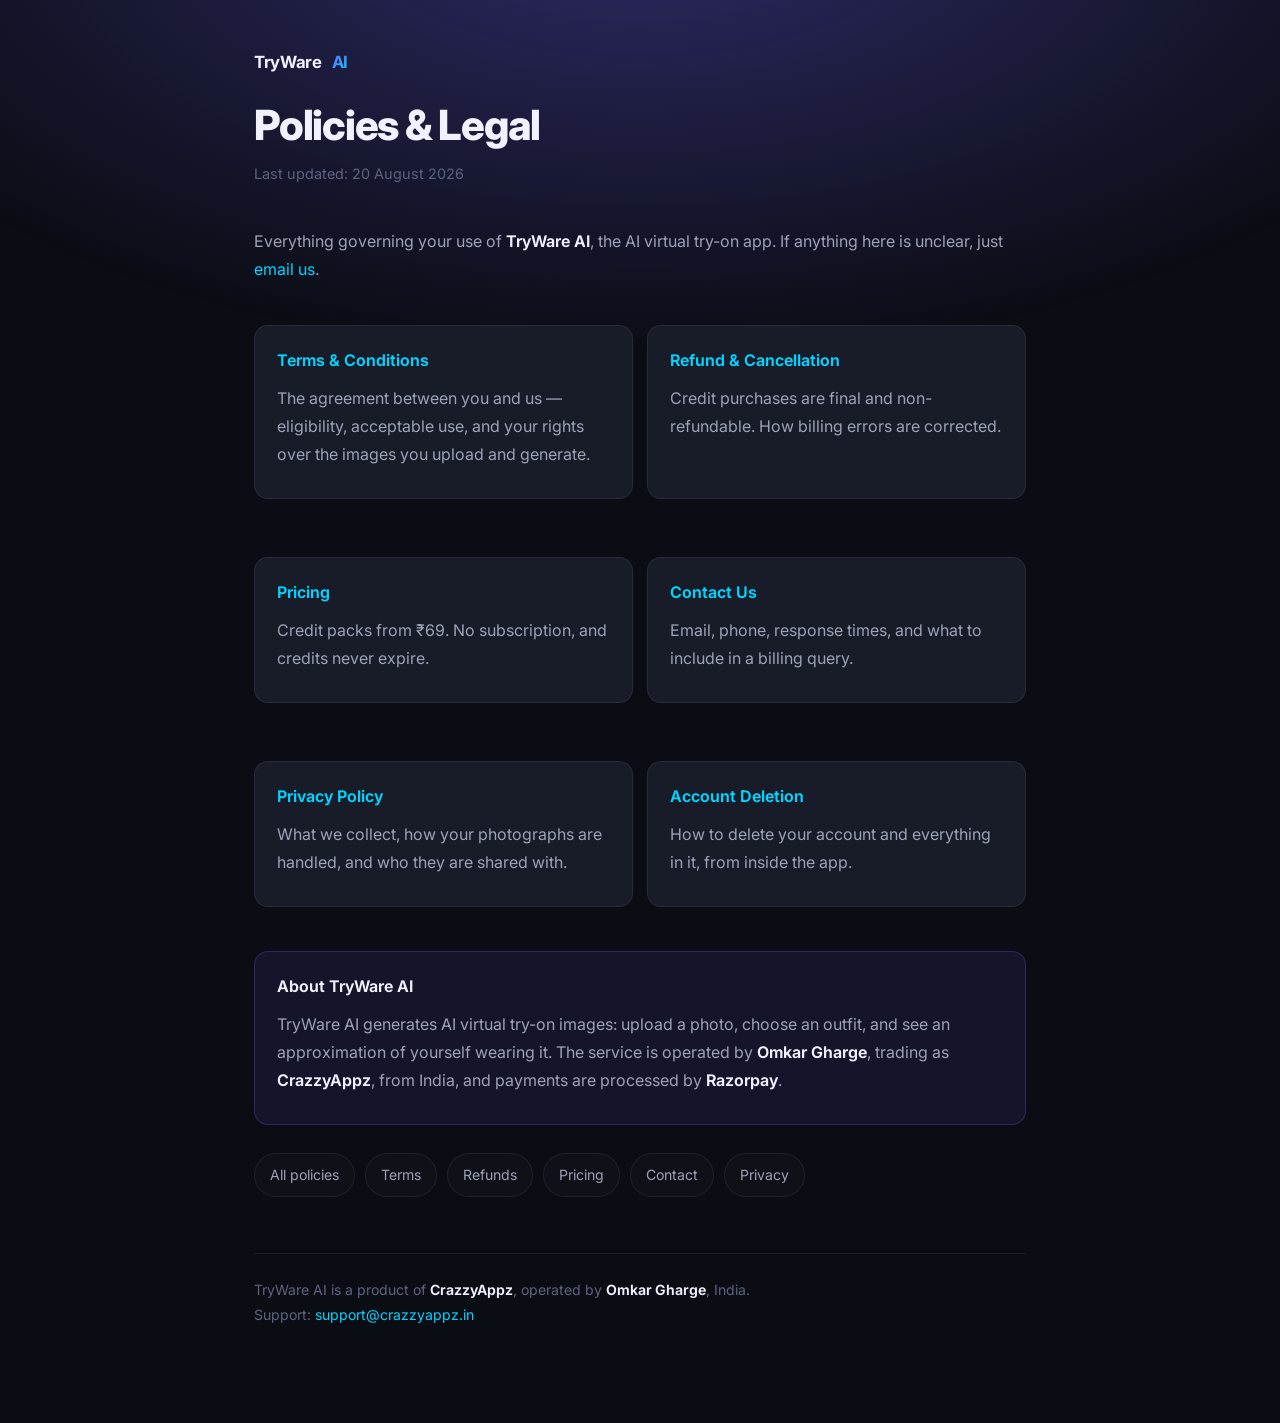
<file: index.html>
<!DOCTYPE html>
<html lang="en">
<head>
<meta charset="utf-8">
<meta name="viewport" content="width=device-width, initial-scale=1">
<title>Policies &amp; Legal — TryWare AI</title>
<meta name="description" content="Terms, refund policy, pricing, privacy and contact details for TryWare AI.">
<link rel="preconnect" href="https://fonts.googleapis.com">
<link rel="preconnect" href="https://fonts.gstatic.com" crossorigin>
<link href="https://fonts.googleapis.com/css2?family=Inter:wght@400;600;700;800&display=swap" rel="stylesheet">
<link rel="stylesheet" href="style.css">
</head>
<body>
<div class="wrap">
<header>
  <a class="brand" href="index.html">TryWare <span>AI</span></a>
  <h1>Policies &amp; Legal</h1>
  <p class="updated">Last updated: 20 August 2026</p>
</header>
<p>Everything governing your use of <strong>TryWare AI</strong>, the AI virtual
try-on app. If anything here is unclear, just
<a href="mailto:support@crazzyappz.in">email us</a>.</p>

<div class="contact-grid">
  <div class="card"><h3><a href="terms.html">Terms &amp; Conditions</a></h3>
    <p>The agreement between you and us — eligibility, acceptable use, and your rights over the images you upload and generate.</p></div>
  <div class="card"><h3><a href="refunds.html">Refund &amp; Cancellation</a></h3>
    <p>Credit purchases are final and non-refundable. How billing errors are corrected.</p></div>
  <div class="card"><h3><a href="pricing.html">Pricing</a></h3>
    <p>Credit packs from ₹69. No subscription, and credits never expire.</p></div>
  <div class="card"><h3><a href="contact.html">Contact Us</a></h3>
    <p>Email, phone, response times, and what to include in a billing query.</p></div>
  <div class="card"><h3><a href="https://theomkargharge.github.io/tryware-privacy-policy/">Privacy Policy</a></h3>
    <p>What we collect, how your photographs are handled, and who they are shared with.</p></div>
  <div class="card"><h3><a href="https://theomkargharge.github.io/tryware-account-del-policy/">Account Deletion</a></h3>
    <p>How to delete your account and everything in it, from inside the app.</p></div>
</div>

<div class="card info">
  <h3>About TryWare AI</h3>
  <p>TryWare AI generates AI virtual try-on images: upload a photo, choose an
  outfit, and see an approximation of yourself wearing it. The service is
  operated by <strong>Omkar Gharge</strong>, trading as <strong>CrazzyAppz</strong>, from India, and payments are
  processed by <strong>Razorpay</strong>.</p>
</div>
<nav class="nav">
  <a href="index.html">All policies</a>
  <a href="terms.html">Terms</a>
  <a href="refunds.html">Refunds</a>
  <a href="pricing.html">Pricing</a>
  <a href="contact.html">Contact</a>
  <a href="https://theomkargharge.github.io/tryware-privacy-policy/">Privacy</a>
</nav>
<footer>
  TryWare AI is a product of <strong>CrazzyAppz</strong>, operated by <strong>Omkar Gharge</strong>, India.<br>
  Support: <a href="mailto:support@crazzyappz.in">support@crazzyappz.in</a>
</footer>
</div>
</body>
</html>
</file>
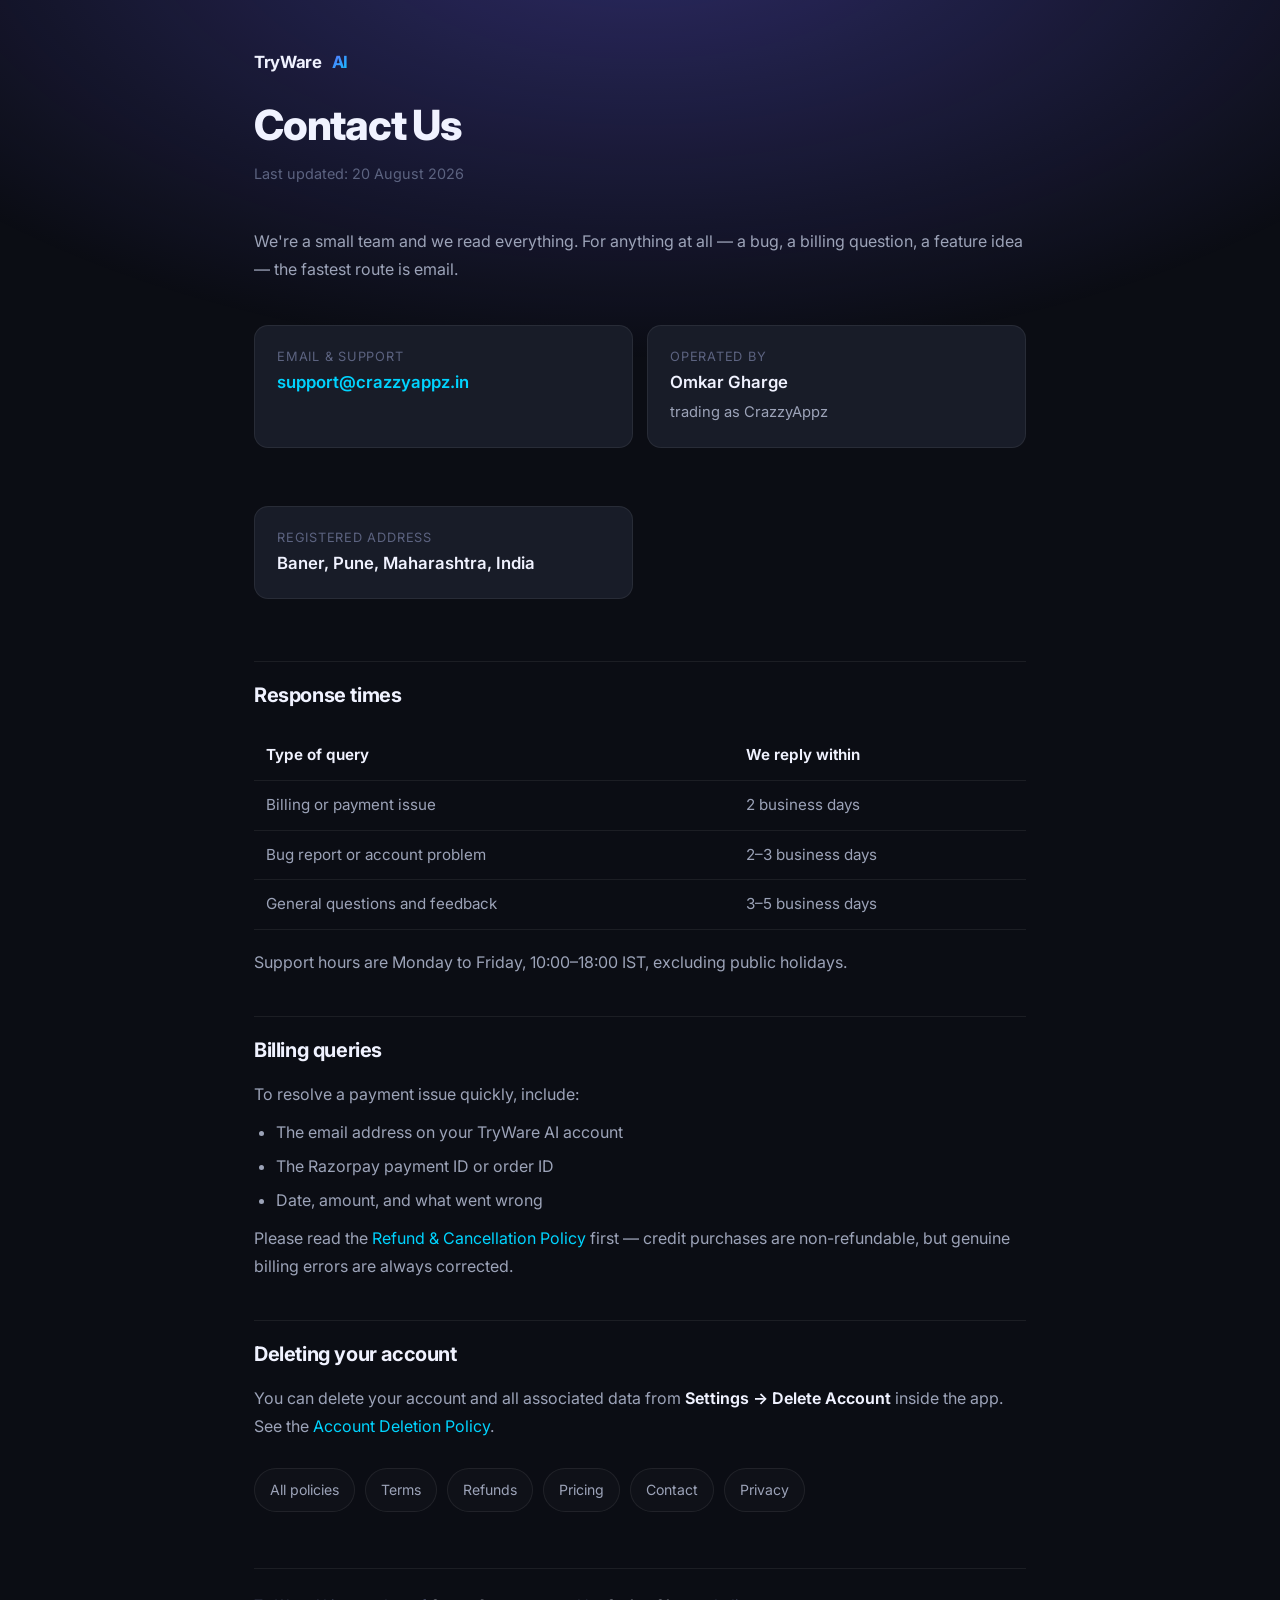
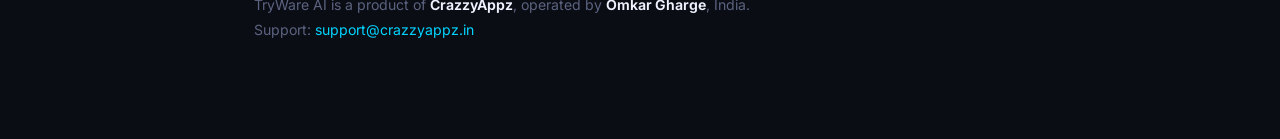
<file: contact.html>
<!DOCTYPE html>
<html lang="en">
<head>
<meta charset="utf-8">
<meta name="viewport" content="width=device-width, initial-scale=1">
<title>Contact Us — TryWare AI</title>
<meta name="description" content="Get in touch with the TryWare AI team for support or billing questions.">
<link rel="preconnect" href="https://fonts.googleapis.com">
<link rel="preconnect" href="https://fonts.gstatic.com" crossorigin>
<link href="https://fonts.googleapis.com/css2?family=Inter:wght@400;600;700;800&display=swap" rel="stylesheet">
<link rel="stylesheet" href="style.css">
</head>
<body>
<div class="wrap">
<header>
  <a class="brand" href="index.html">TryWare <span>AI</span></a>
  <h1>Contact Us</h1>
  <p class="updated">Last updated: 20 August 2026</p>
</header>
<p>We're a small team and we read everything. For anything at all — a bug, a
billing question, a feature idea — the fastest route is email.</p>

<div class="contact-grid">
  <div class="card">
    <div class="label">Email &amp; Support</div>
    <div class="value"><a href="mailto:support@crazzyappz.in">support@crazzyappz.in</a></div>
  </div>
  <div class="card">
    <div class="label">Operated by</div>
    <div class="value">Omkar Gharge<br><span style="color:var(--text-2);font-weight:400;font-size:.92rem">trading as CrazzyAppz</span></div>
  </div>
  <div class="card">
    <div class="label">Registered address</div>
    <div class="value">Baner, Pune, Maharashtra, India</div>
  </div>
</div>

<h2>Response times</h2>
<table>
  <tr><th>Type of query</th><th>We reply within</th></tr>
  <tr><td>Billing or payment issue</td><td>2 business days</td></tr>
  <tr><td>Bug report or account problem</td><td>2–3 business days</td></tr>
  <tr><td>General questions and feedback</td><td>3–5 business days</td></tr>
</table>
<p>Support hours are Monday to Friday, 10:00–18:00 IST, excluding public holidays.</p>

<h2>Billing queries</h2>
<p>To resolve a payment issue quickly, include:</p>
<ul>
  <li>The email address on your TryWare AI account</li>
  <li>The Razorpay payment ID or order ID</li>
  <li>Date, amount, and what went wrong</li>
</ul>
<p>Please read the <a href="refunds.html">Refund &amp; Cancellation Policy</a>
first — credit purchases are non-refundable, but genuine billing errors are
always corrected.</p>

<h2>Deleting your account</h2>
<p>You can delete your account and all associated data from
<strong>Settings → Delete Account</strong> inside the app. See the
<a href="https://theomkargharge.github.io/tryware-account-del-policy/">Account
Deletion Policy</a>.</p>
<nav class="nav">
  <a href="index.html">All policies</a>
  <a href="terms.html">Terms</a>
  <a href="refunds.html">Refunds</a>
  <a href="pricing.html">Pricing</a>
  <a href="contact.html">Contact</a>
  <a href="https://theomkargharge.github.io/tryware-privacy-policy/">Privacy</a>
</nav>
<footer>
  TryWare AI is a product of <strong>CrazzyAppz</strong>, operated by <strong>Omkar Gharge</strong>, India.<br>
  Support: <a href="mailto:support@crazzyappz.in">support@crazzyappz.in</a>
</footer>
</div>
</body>
</html>
</file>
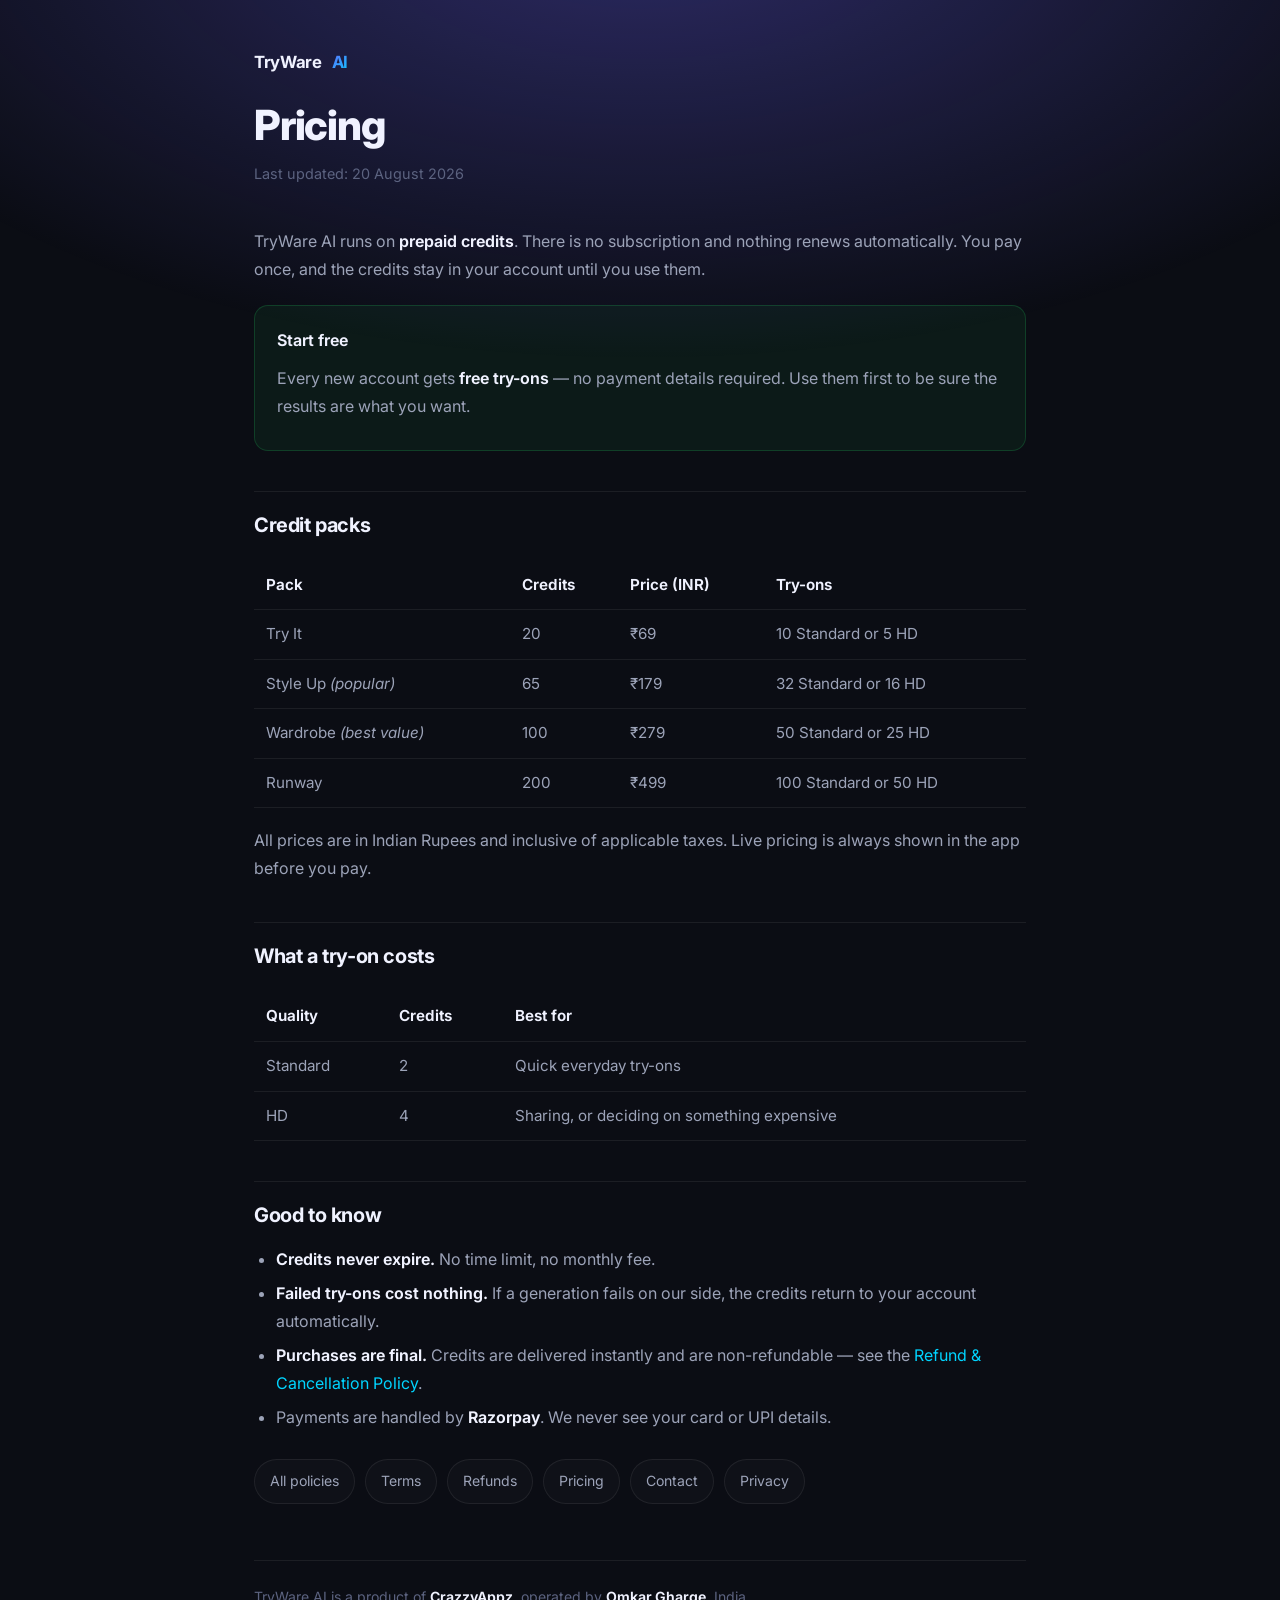
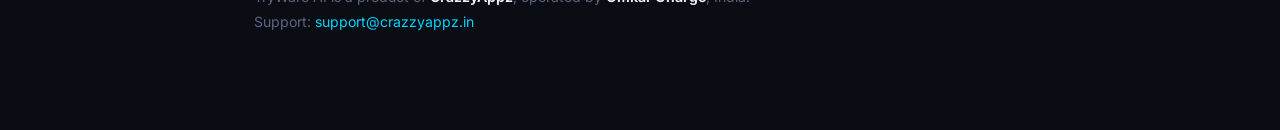
<file: pricing.html>
<!DOCTYPE html>
<html lang="en">
<head>
<meta charset="utf-8">
<meta name="viewport" content="width=device-width, initial-scale=1">
<title>Pricing — TryWare AI</title>
<meta name="description" content="TryWare AI credit pack pricing. Pay once, credits never expire.">
<link rel="preconnect" href="https://fonts.googleapis.com">
<link rel="preconnect" href="https://fonts.gstatic.com" crossorigin>
<link href="https://fonts.googleapis.com/css2?family=Inter:wght@400;600;700;800&display=swap" rel="stylesheet">
<link rel="stylesheet" href="style.css">
</head>
<body>
<div class="wrap">
<header>
  <a class="brand" href="index.html">TryWare <span>AI</span></a>
  <h1>Pricing</h1>
  <p class="updated">Last updated: 20 August 2026</p>
</header>
<p>TryWare AI runs on <strong>prepaid credits</strong>. There is no subscription
and nothing renews automatically. You pay once, and the credits stay in your
account until you use them.</p>

<div class="card ok">
  <h3>Start free</h3>
  <p>Every new account gets <strong>free try-ons</strong> — no payment details
  required. Use them first to be sure the results are what you want.</p>
</div>

<h2>Credit packs</h2>
<table>
  <tr><th>Pack</th><th>Credits</th><th>Price (INR)</th><th>Try-ons</th></tr>
  <tr><td>Try It</td><td>20</td><td>₹69</td><td>10 Standard or 5 HD</td></tr>
  <tr><td>Style Up <em>(popular)</em></td><td>65</td><td>₹179</td><td>32 Standard or 16 HD</td></tr>
  <tr><td>Wardrobe <em>(best value)</em></td><td>100</td><td>₹279</td><td>50 Standard or 25 HD</td></tr>
  <tr><td>Runway</td><td>200</td><td>₹499</td><td>100 Standard or 50 HD</td></tr>
</table>
<p>All prices are in Indian Rupees and inclusive of applicable taxes. Live
pricing is always shown in the app before you pay.</p>

<h2>What a try-on costs</h2>
<table>
  <tr><th>Quality</th><th>Credits</th><th>Best for</th></tr>
  <tr><td>Standard</td><td>2</td><td>Quick everyday try-ons</td></tr>
  <tr><td>HD</td><td>4</td><td>Sharing, or deciding on something expensive</td></tr>
</table>

<h2>Good to know</h2>
<ul>
  <li><strong>Credits never expire.</strong> No time limit, no monthly fee.</li>
  <li><strong>Failed try-ons cost nothing.</strong> If a generation fails on our
  side, the credits return to your account automatically.</li>
  <li><strong>Purchases are final.</strong> Credits are delivered instantly and
  are non-refundable — see the <a href="refunds.html">Refund &amp; Cancellation
  Policy</a>.</li>
  <li>Payments are handled by <strong>Razorpay</strong>. We never see your card
  or UPI details.</li>
</ul>
<nav class="nav">
  <a href="index.html">All policies</a>
  <a href="terms.html">Terms</a>
  <a href="refunds.html">Refunds</a>
  <a href="pricing.html">Pricing</a>
  <a href="contact.html">Contact</a>
  <a href="https://theomkargharge.github.io/tryware-privacy-policy/">Privacy</a>
</nav>
<footer>
  TryWare AI is a product of <strong>CrazzyAppz</strong>, operated by <strong>Omkar Gharge</strong>, India.<br>
  Support: <a href="mailto:support@crazzyappz.in">support@crazzyappz.in</a>
</footer>
</div>
</body>
</html>
</file>
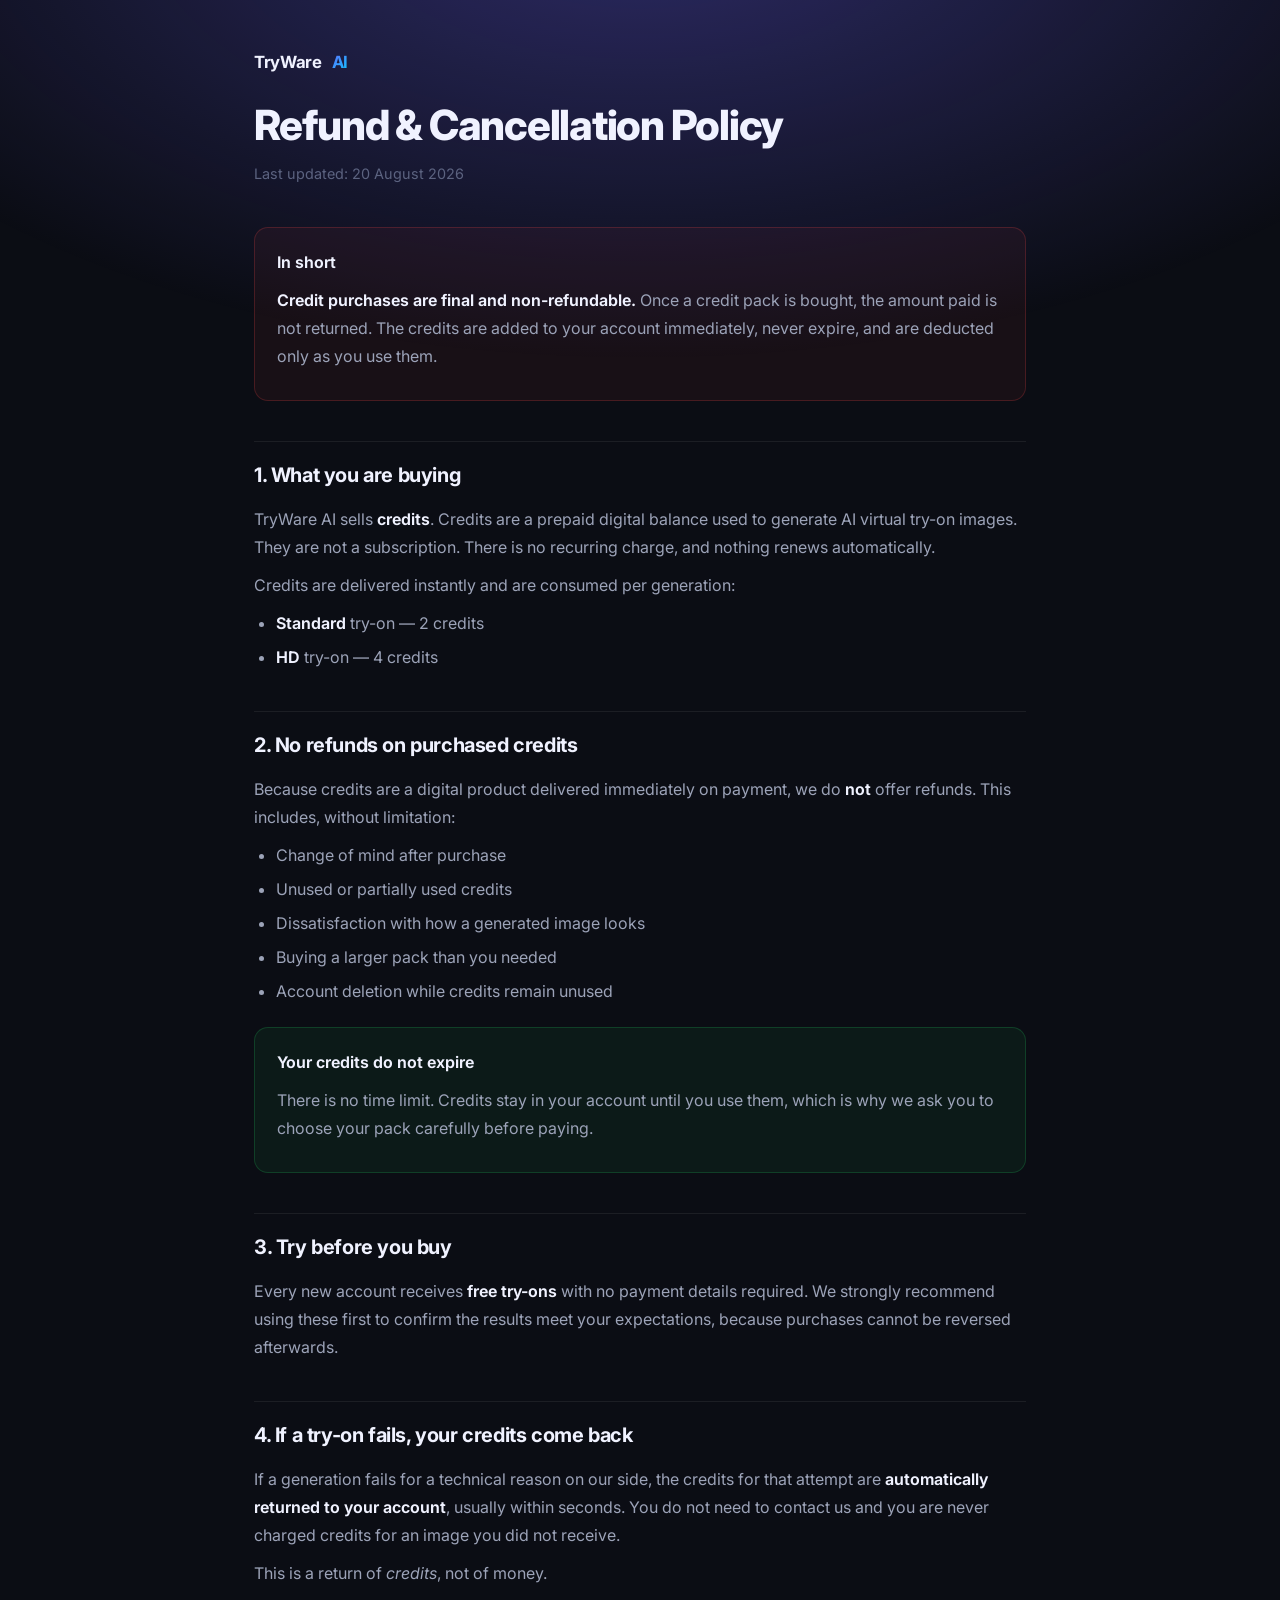
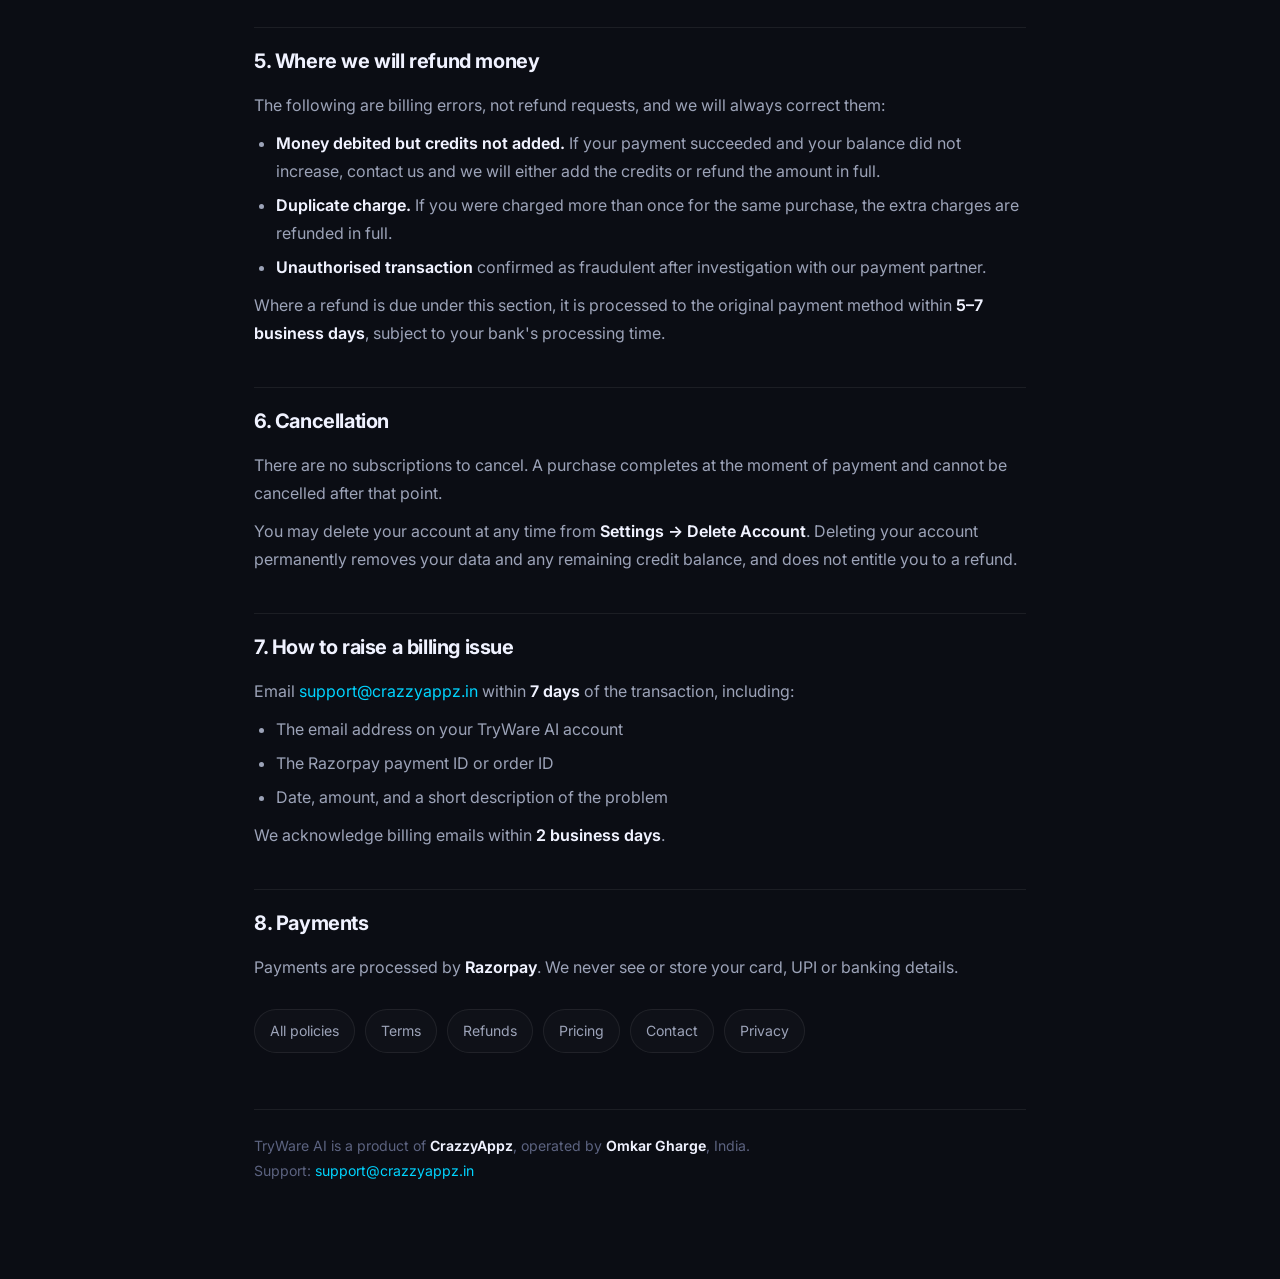
<file: refunds.html>
<!DOCTYPE html>
<html lang="en">
<head>
<meta charset="utf-8">
<meta name="viewport" content="width=device-width, initial-scale=1">
<title>Refund &amp; Cancellation Policy — TryWare AI</title>
<meta name="description" content="How credit purchases, refunds and cancellations work on TryWare AI.">
<link rel="preconnect" href="https://fonts.googleapis.com">
<link rel="preconnect" href="https://fonts.gstatic.com" crossorigin>
<link href="https://fonts.googleapis.com/css2?family=Inter:wght@400;600;700;800&display=swap" rel="stylesheet">
<link rel="stylesheet" href="style.css">
</head>
<body>
<div class="wrap">
<header>
  <a class="brand" href="index.html">TryWare <span>AI</span></a>
  <h1>Refund &amp; Cancellation Policy</h1>
  <p class="updated">Last updated: 20 August 2026</p>
</header>
<div class="card warn">
  <h3>In short</h3>
  <p><strong>Credit purchases are final and non-refundable.</strong> Once a credit
  pack is bought, the amount paid is not returned. The credits are added to your
  account immediately, never expire, and are deducted only as you use them.</p>
</div>

<h2>1. What you are buying</h2>
<p>TryWare AI sells <strong>credits</strong>. Credits are a prepaid digital balance
used to generate AI virtual try-on images. They are not a subscription. There is
no recurring charge, and nothing renews automatically.</p>
<p>Credits are delivered instantly and are consumed per generation:</p>
<ul>
  <li><strong>Standard</strong> try-on — 2 credits</li>
  <li><strong>HD</strong> try-on — 4 credits</li>
</ul>

<h2>2. No refunds on purchased credits</h2>
<p>Because credits are a digital product delivered immediately on payment, we do
<strong>not</strong> offer refunds. This includes, without limitation:</p>
<ul>
  <li>Change of mind after purchase</li>
  <li>Unused or partially used credits</li>
  <li>Dissatisfaction with how a generated image looks</li>
  <li>Buying a larger pack than you needed</li>
  <li>Account deletion while credits remain unused</li>
</ul>
<div class="card ok">
  <h3>Your credits do not expire</h3>
  <p>There is no time limit. Credits stay in your account until you use them,
  which is why we ask you to choose your pack carefully before paying.</p>
</div>

<h2>3. Try before you buy</h2>
<p>Every new account receives <strong>free try-ons</strong> with no payment
details required. We strongly recommend using these first to confirm the results
meet your expectations, because purchases cannot be reversed afterwards.</p>

<h2>4. If a try-on fails, your credits come back</h2>
<p>If a generation fails for a technical reason on our side, the credits for that
attempt are <strong>automatically returned to your account</strong>, usually within
seconds. You do not need to contact us and you are never charged credits for an
image you did not receive.</p>
<p>This is a return of <em>credits</em>, not of money.</p>

<h2>5. Where we will refund money</h2>
<p>The following are billing errors, not refund requests, and we will always
correct them:</p>
<ul>
  <li><strong>Money debited but credits not added.</strong> If your payment
  succeeded and your balance did not increase, contact us and we will either add
  the credits or refund the amount in full.</li>
  <li><strong>Duplicate charge.</strong> If you were charged more than once for
  the same purchase, the extra charges are refunded in full.</li>
  <li><strong>Unauthorised transaction</strong> confirmed as fraudulent after
  investigation with our payment partner.</li>
</ul>
<p>Where a refund is due under this section, it is processed to the original
payment method within <strong>5–7 business days</strong>, subject to your bank's
processing time.</p>

<h2>6. Cancellation</h2>
<p>There are no subscriptions to cancel. A purchase completes at the moment of
payment and cannot be cancelled after that point.</p>
<p>You may delete your account at any time from <strong>Settings → Delete
Account</strong>. Deleting your account permanently removes your data and any
remaining credit balance, and does not entitle you to a refund.</p>

<h2>7. How to raise a billing issue</h2>
<p>Email <a href="mailto:support@crazzyappz.in">support@crazzyappz.in</a> within
<strong>7 days</strong> of the transaction, including:</p>
<ul>
  <li>The email address on your TryWare AI account</li>
  <li>The Razorpay payment ID or order ID</li>
  <li>Date, amount, and a short description of the problem</li>
</ul>
<p>We acknowledge billing emails within <strong>2 business days</strong>.</p>

<h2>8. Payments</h2>
<p>Payments are processed by <strong>Razorpay</strong>. We never see or store your
card, UPI or banking details.</p>
<nav class="nav">
  <a href="index.html">All policies</a>
  <a href="terms.html">Terms</a>
  <a href="refunds.html">Refunds</a>
  <a href="pricing.html">Pricing</a>
  <a href="contact.html">Contact</a>
  <a href="https://theomkargharge.github.io/tryware-privacy-policy/">Privacy</a>
</nav>
<footer>
  TryWare AI is a product of <strong>CrazzyAppz</strong>, operated by <strong>Omkar Gharge</strong>, India.<br>
  Support: <a href="mailto:support@crazzyappz.in">support@crazzyappz.in</a>
</footer>
</div>
</body>
</html>
</file>
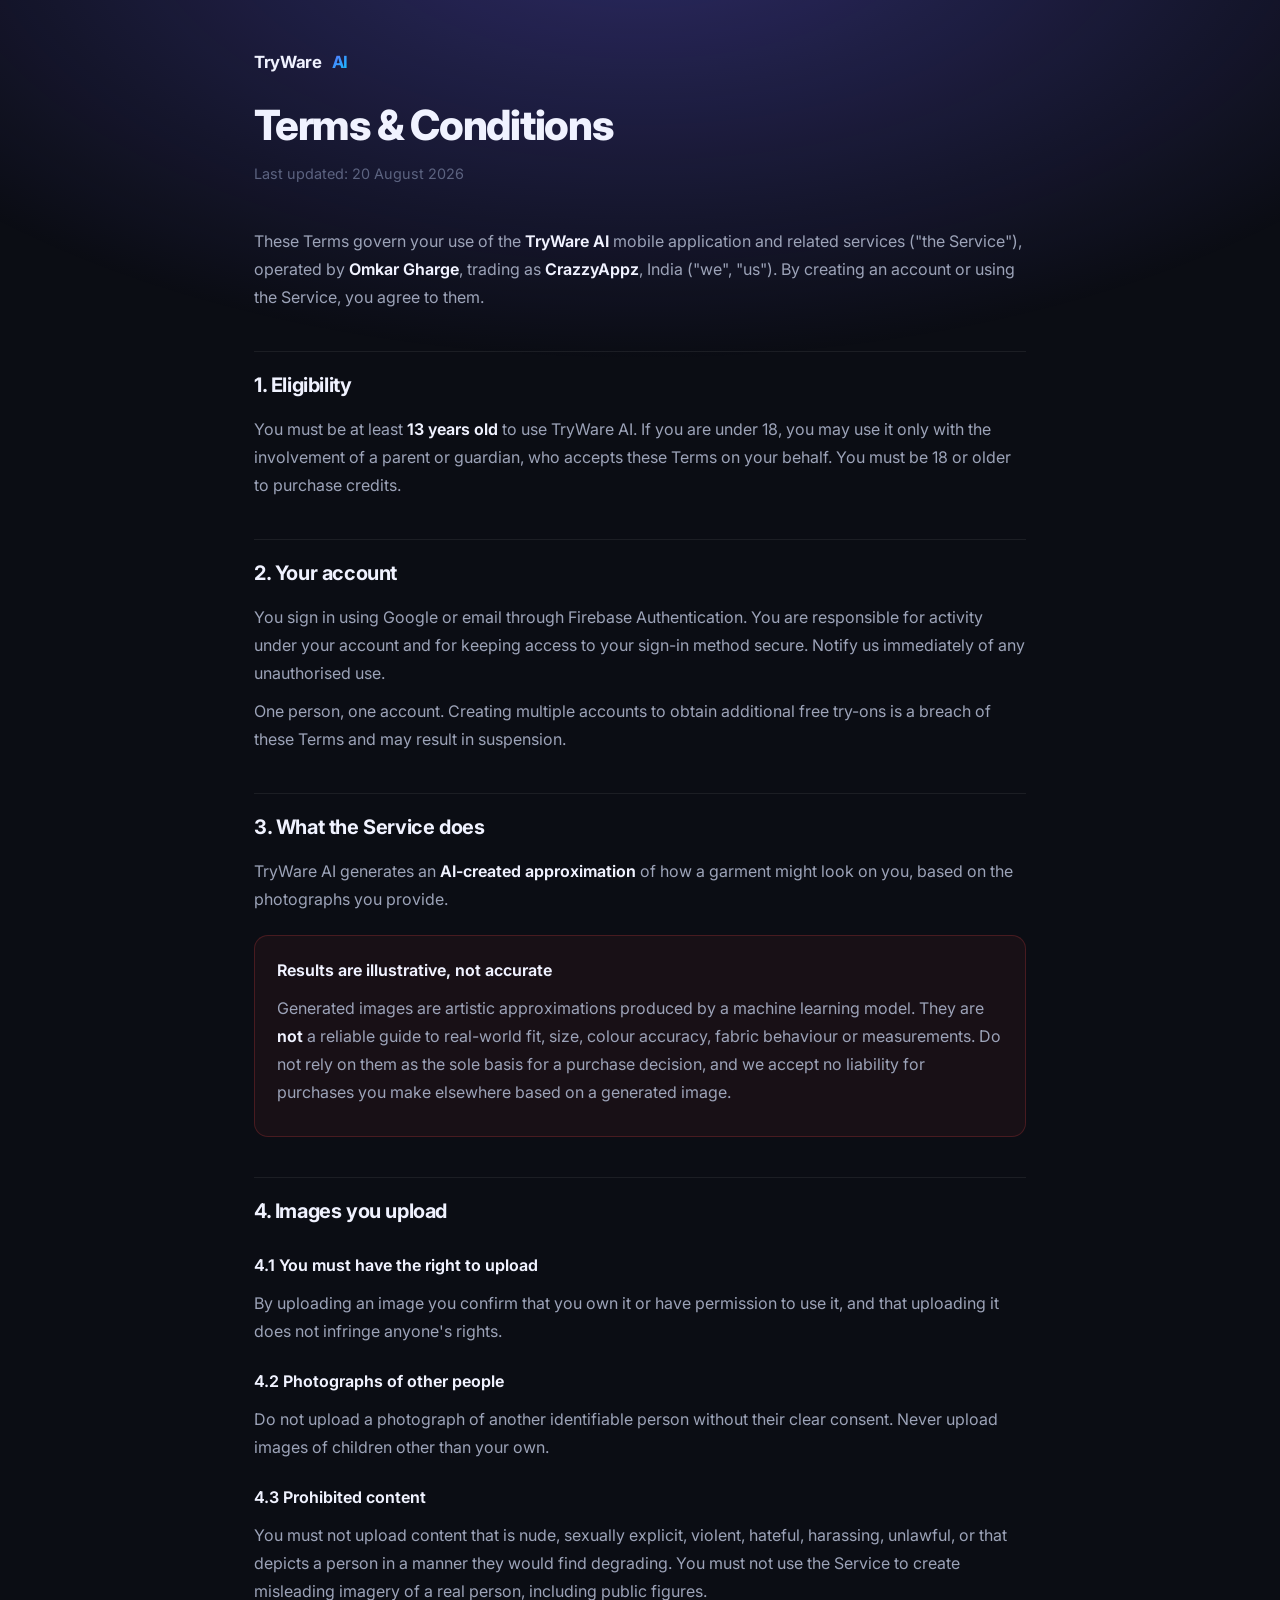
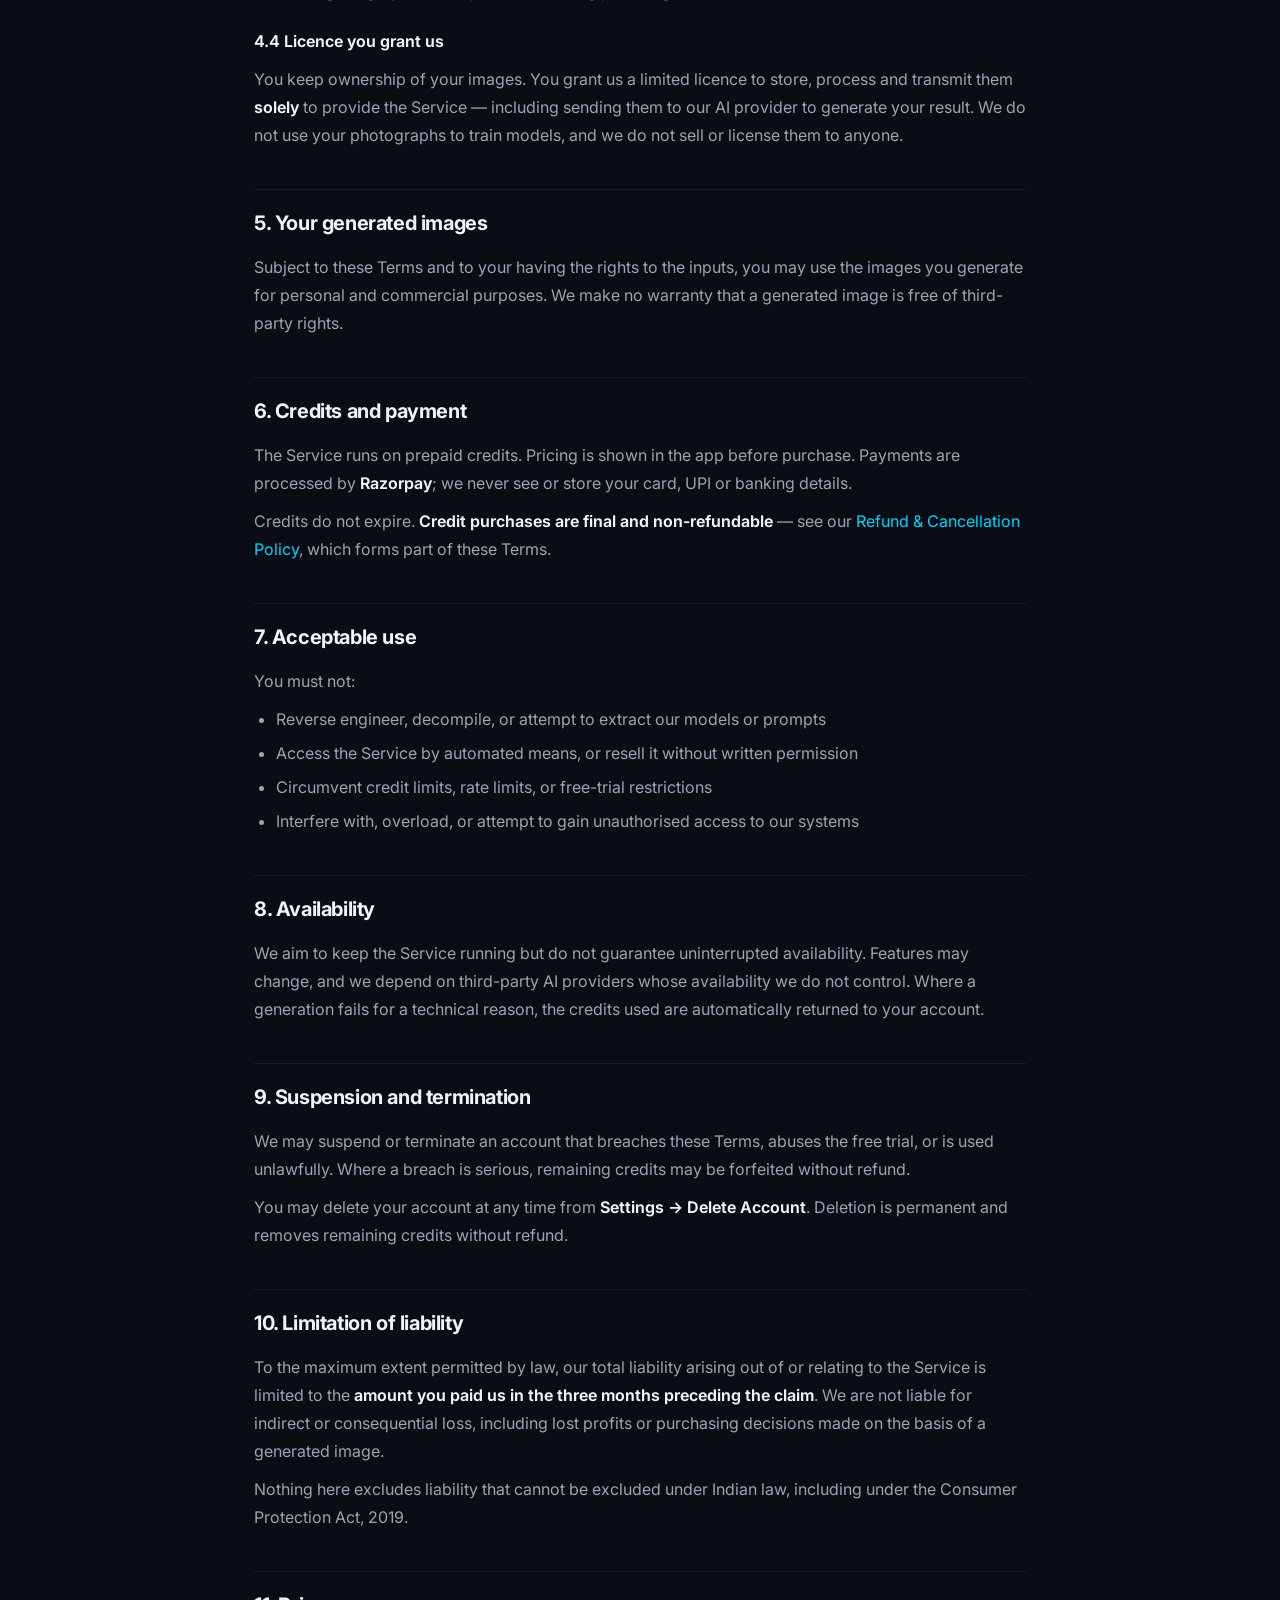
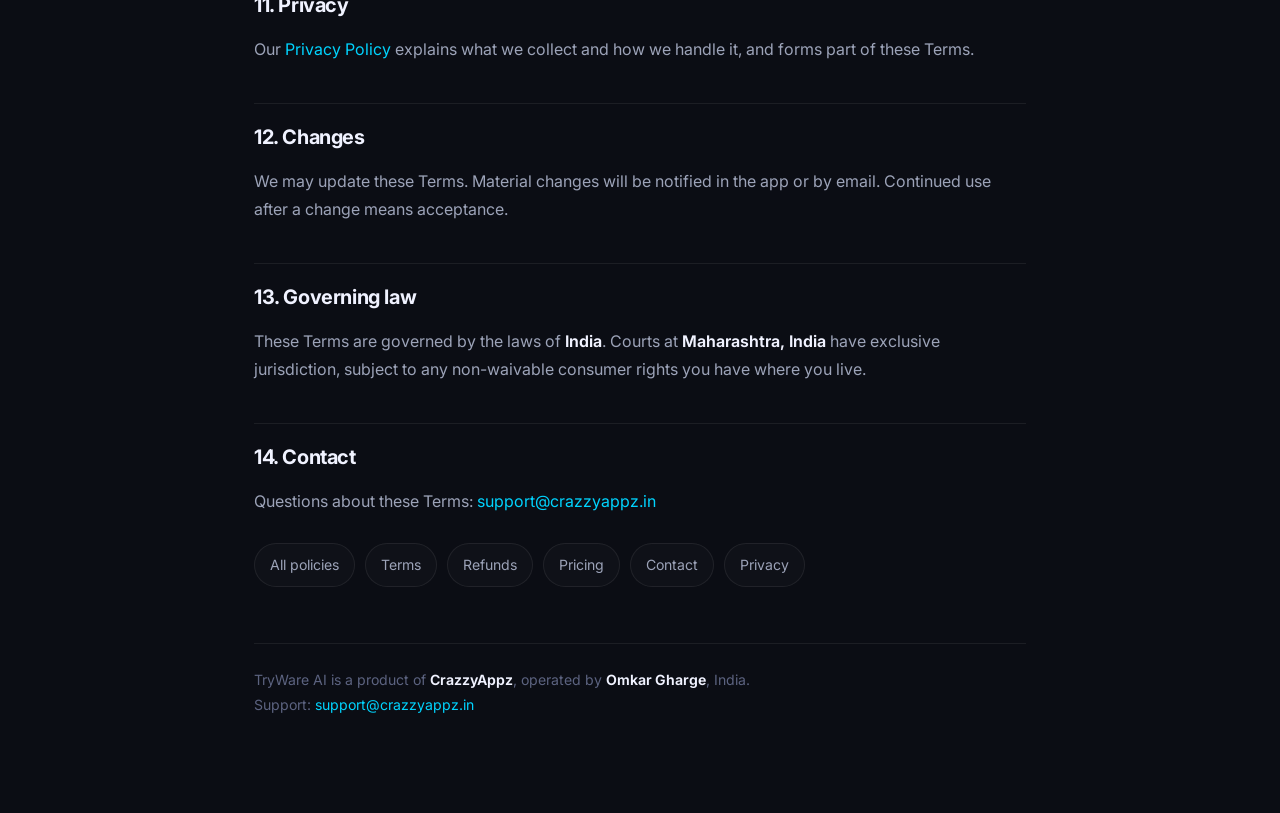
<file: terms.html>
<!DOCTYPE html>
<html lang="en">
<head>
<meta charset="utf-8">
<meta name="viewport" content="width=device-width, initial-scale=1">
<title>Terms &amp; Conditions — TryWare AI</title>
<meta name="description" content="The terms governing your use of the TryWare AI virtual try-on app.">
<link rel="preconnect" href="https://fonts.googleapis.com">
<link rel="preconnect" href="https://fonts.gstatic.com" crossorigin>
<link href="https://fonts.googleapis.com/css2?family=Inter:wght@400;600;700;800&display=swap" rel="stylesheet">
<link rel="stylesheet" href="style.css">
</head>
<body>
<div class="wrap">
<header>
  <a class="brand" href="index.html">TryWare <span>AI</span></a>
  <h1>Terms &amp; Conditions</h1>
  <p class="updated">Last updated: 20 August 2026</p>
</header>
<p>These Terms govern your use of the <strong>TryWare AI</strong> mobile
application and related services ("the Service"), operated by
<strong>Omkar Gharge</strong>, trading as <strong>CrazzyAppz</strong>, India ("we", "us"). By creating an account or
using the Service, you agree to them.</p>

<h2>1. Eligibility</h2>
<p>You must be at least <strong>13 years old</strong> to use TryWare AI. If you
are under 18, you may use it only with the involvement of a parent or guardian,
who accepts these Terms on your behalf. You must be 18 or older to purchase
credits.</p>

<h2>2. Your account</h2>
<p>You sign in using Google or email through Firebase Authentication. You are
responsible for activity under your account and for keeping access to your
sign-in method secure. Notify us immediately of any unauthorised use.</p>
<p>One person, one account. Creating multiple accounts to obtain additional free
try-ons is a breach of these Terms and may result in suspension.</p>

<h2>3. What the Service does</h2>
<p>TryWare AI generates an <strong>AI-created approximation</strong> of how a
garment might look on you, based on the photographs you provide.</p>
<div class="card warn">
  <h3>Results are illustrative, not accurate</h3>
  <p>Generated images are artistic approximations produced by a machine learning
  model. They are <strong>not</strong> a reliable guide to real-world fit, size,
  colour accuracy, fabric behaviour or measurements. Do not rely on them as the
  sole basis for a purchase decision, and we accept no liability for purchases
  you make elsewhere based on a generated image.</p>
</div>

<h2>4. Images you upload</h2>
<h3>4.1 You must have the right to upload</h3>
<p>By uploading an image you confirm that you own it or have permission to use
it, and that uploading it does not infringe anyone's rights.</p>
<h3>4.2 Photographs of other people</h3>
<p>Do not upload a photograph of another identifiable person without their clear
consent. Never upload images of children other than your own.</p>
<h3>4.3 Prohibited content</h3>
<p>You must not upload content that is nude, sexually explicit, violent, hateful,
harassing, unlawful, or that depicts a person in a manner they would find
degrading. You must not use the Service to create misleading imagery of a real
person, including public figures.</p>
<h3>4.4 Licence you grant us</h3>
<p>You keep ownership of your images. You grant us a limited licence to store,
process and transmit them <strong>solely</strong> to provide the Service —
including sending them to our AI provider to generate your result. We do not use
your photographs to train models, and we do not sell or license them to anyone.</p>

<h2>5. Your generated images</h2>
<p>Subject to these Terms and to your having the rights to the inputs, you may
use the images you generate for personal and commercial purposes. We make no
warranty that a generated image is free of third-party rights.</p>

<h2>6. Credits and payment</h2>
<p>The Service runs on prepaid credits. Pricing is shown in the app before
purchase. Payments are processed by <strong>Razorpay</strong>; we never see or
store your card, UPI or banking details.</p>
<p>Credits do not expire. <strong>Credit purchases are final and
non-refundable</strong> — see our <a href="refunds.html">Refund &amp;
Cancellation Policy</a>, which forms part of these Terms.</p>

<h2>7. Acceptable use</h2>
<p>You must not:</p>
<ul>
  <li>Reverse engineer, decompile, or attempt to extract our models or prompts</li>
  <li>Access the Service by automated means, or resell it without written permission</li>
  <li>Circumvent credit limits, rate limits, or free-trial restrictions</li>
  <li>Interfere with, overload, or attempt to gain unauthorised access to our systems</li>
</ul>

<h2>8. Availability</h2>
<p>We aim to keep the Service running but do not guarantee uninterrupted
availability. Features may change, and we depend on third-party AI providers
whose availability we do not control. Where a generation fails for a technical
reason, the credits used are automatically returned to your account.</p>

<h2>9. Suspension and termination</h2>
<p>We may suspend or terminate an account that breaches these Terms, abuses the
free trial, or is used unlawfully. Where a breach is serious, remaining credits
may be forfeited without refund.</p>
<p>You may delete your account at any time from <strong>Settings → Delete
Account</strong>. Deletion is permanent and removes remaining credits without
refund.</p>

<h2>10. Limitation of liability</h2>
<p>To the maximum extent permitted by law, our total liability arising out of or
relating to the Service is limited to the <strong>amount you paid us in the three
months preceding the claim</strong>. We are not liable for indirect or
consequential loss, including lost profits or purchasing decisions made on the
basis of a generated image.</p>
<p>Nothing here excludes liability that cannot be excluded under Indian law,
including under the Consumer Protection Act, 2019.</p>

<h2>11. Privacy</h2>
<p>Our <a href="https://theomkargharge.github.io/tryware-privacy-policy/">Privacy
Policy</a> explains what we collect and how we handle it, and forms part of these
Terms.</p>

<h2>12. Changes</h2>
<p>We may update these Terms. Material changes will be notified in the app or by
email. Continued use after a change means acceptance.</p>

<h2>13. Governing law</h2>
<p>These Terms are governed by the laws of <strong>India</strong>. Courts at
<strong>Maharashtra, India</strong> have exclusive jurisdiction, subject to any
non-waivable consumer rights you have where you live.</p>

<h2>14. Contact</h2>
<p>Questions about these Terms:
<a href="mailto:support@crazzyappz.in">support@crazzyappz.in</a></p>
<nav class="nav">
  <a href="index.html">All policies</a>
  <a href="terms.html">Terms</a>
  <a href="refunds.html">Refunds</a>
  <a href="pricing.html">Pricing</a>
  <a href="contact.html">Contact</a>
  <a href="https://theomkargharge.github.io/tryware-privacy-policy/">Privacy</a>
</nav>
<footer>
  TryWare AI is a product of <strong>CrazzyAppz</strong>, operated by <strong>Omkar Gharge</strong>, India.<br>
  Support: <a href="mailto:support@crazzyappz.in">support@crazzyappz.in</a>
</footer>
</div>
</body>
</html>
</file>
<file: style.css>
:root {
  --bg: #0b0d14; --surface: #12151f; --card: #181c28;
  --border: rgba(255,255,255,.07);
  --accent: #6c63ff; --accent2: #00d4ff;
  --text-1: #f0f2ff; --text-2: #9ca3b8; --text-3: #5c6380;
  --success: #22c55e; --danger: #ef4444;
}
* { margin:0; padding:0; box-sizing:border-box; }
body {
  font-family:'Inter',-apple-system,BlinkMacSystemFont,'Segoe UI',sans-serif;
  background:var(--bg); color:var(--text-1); line-height:1.75; min-height:100vh;
}
body::before {
  content:''; position:fixed; inset:0; pointer-events:none;
  background:radial-gradient(ellipse 70% 50% at 50% -10%, rgba(108,99,255,.35), transparent);
}
.wrap { max-width:820px; margin:0 auto; padding:48px 24px 96px; position:relative; }
header { margin-bottom:40px; }
.brand {
  display:inline-flex; align-items:center; gap:10px; font-weight:700;
  letter-spacing:-.02em; font-size:1.05rem; text-decoration:none; color:var(--text-1);
}
.brand span {
  background:linear-gradient(135deg,var(--accent),var(--accent2));
  -webkit-background-clip:text; background-clip:text; -webkit-text-fill-color:transparent;
}
h1 {
  font-size:clamp(1.9rem,5vw,2.6rem); line-height:1.2; letter-spacing:-.03em;
  margin:24px 0 8px; font-weight:800;
}
.updated { color:var(--text-3); font-size:.9rem; }
h2 {
  font-size:1.25rem; margin:40px 0 12px; letter-spacing:-.02em; font-weight:700;
  padding-top:16px; border-top:1px solid var(--border);
}
h3 { font-size:1rem; margin:22px 0 6px; font-weight:650; color:var(--text-1); }
p, li { color:var(--text-2); }
p { margin:10px 0; }
ul, ol { margin:10px 0 10px 22px; }
li { margin:6px 0; }
strong { color:var(--text-1); font-weight:650; }
a { color:var(--accent2); text-decoration:none; }
a:hover { text-decoration:underline; }
.card {
  background:var(--card); border:1px solid var(--border); border-radius:14px;
  padding:20px 22px; margin:22px 0;
}
.card.warn { background:rgba(239,68,68,.06); border-color:rgba(239,68,68,.22); }
.card.ok { background:rgba(34,197,94,.07); border-color:rgba(34,197,94,.22); }
.card.info { background:rgba(108,99,255,.10); border-color:rgba(108,99,255,.25); }
.card h3 { margin-top:0; }
table { width:100%; border-collapse:collapse; margin:18px 0; font-size:.95rem; }
th, td { text-align:left; padding:11px 12px; border-bottom:1px solid var(--border); }
th { color:var(--text-1); font-weight:650; }
td { color:var(--text-2); }
.nav { display:flex; flex-wrap:wrap; gap:10px; margin:28px 0 0; }
.nav a {
  padding:9px 15px; border:1px solid var(--border); border-radius:999px;
  font-size:.88rem; color:var(--text-2); background:rgba(255,255,255,.02);
}
.nav a:hover { color:var(--text-1); border-color:var(--accent); text-decoration:none; }
.contact-grid { display:grid; gap:14px; margin:20px 0; }
@media (min-width:560px) { .contact-grid { grid-template-columns:1fr 1fr; } }
.label { color:var(--text-3); font-size:.8rem; text-transform:uppercase; letter-spacing:.06em; }
.value { color:var(--text-1); font-weight:600; font-size:1.05rem; word-break:break-word; }
footer {
  margin-top:56px; padding-top:24px; border-top:1px solid var(--border);
  color:var(--text-3); font-size:.88rem;
}
</file>
